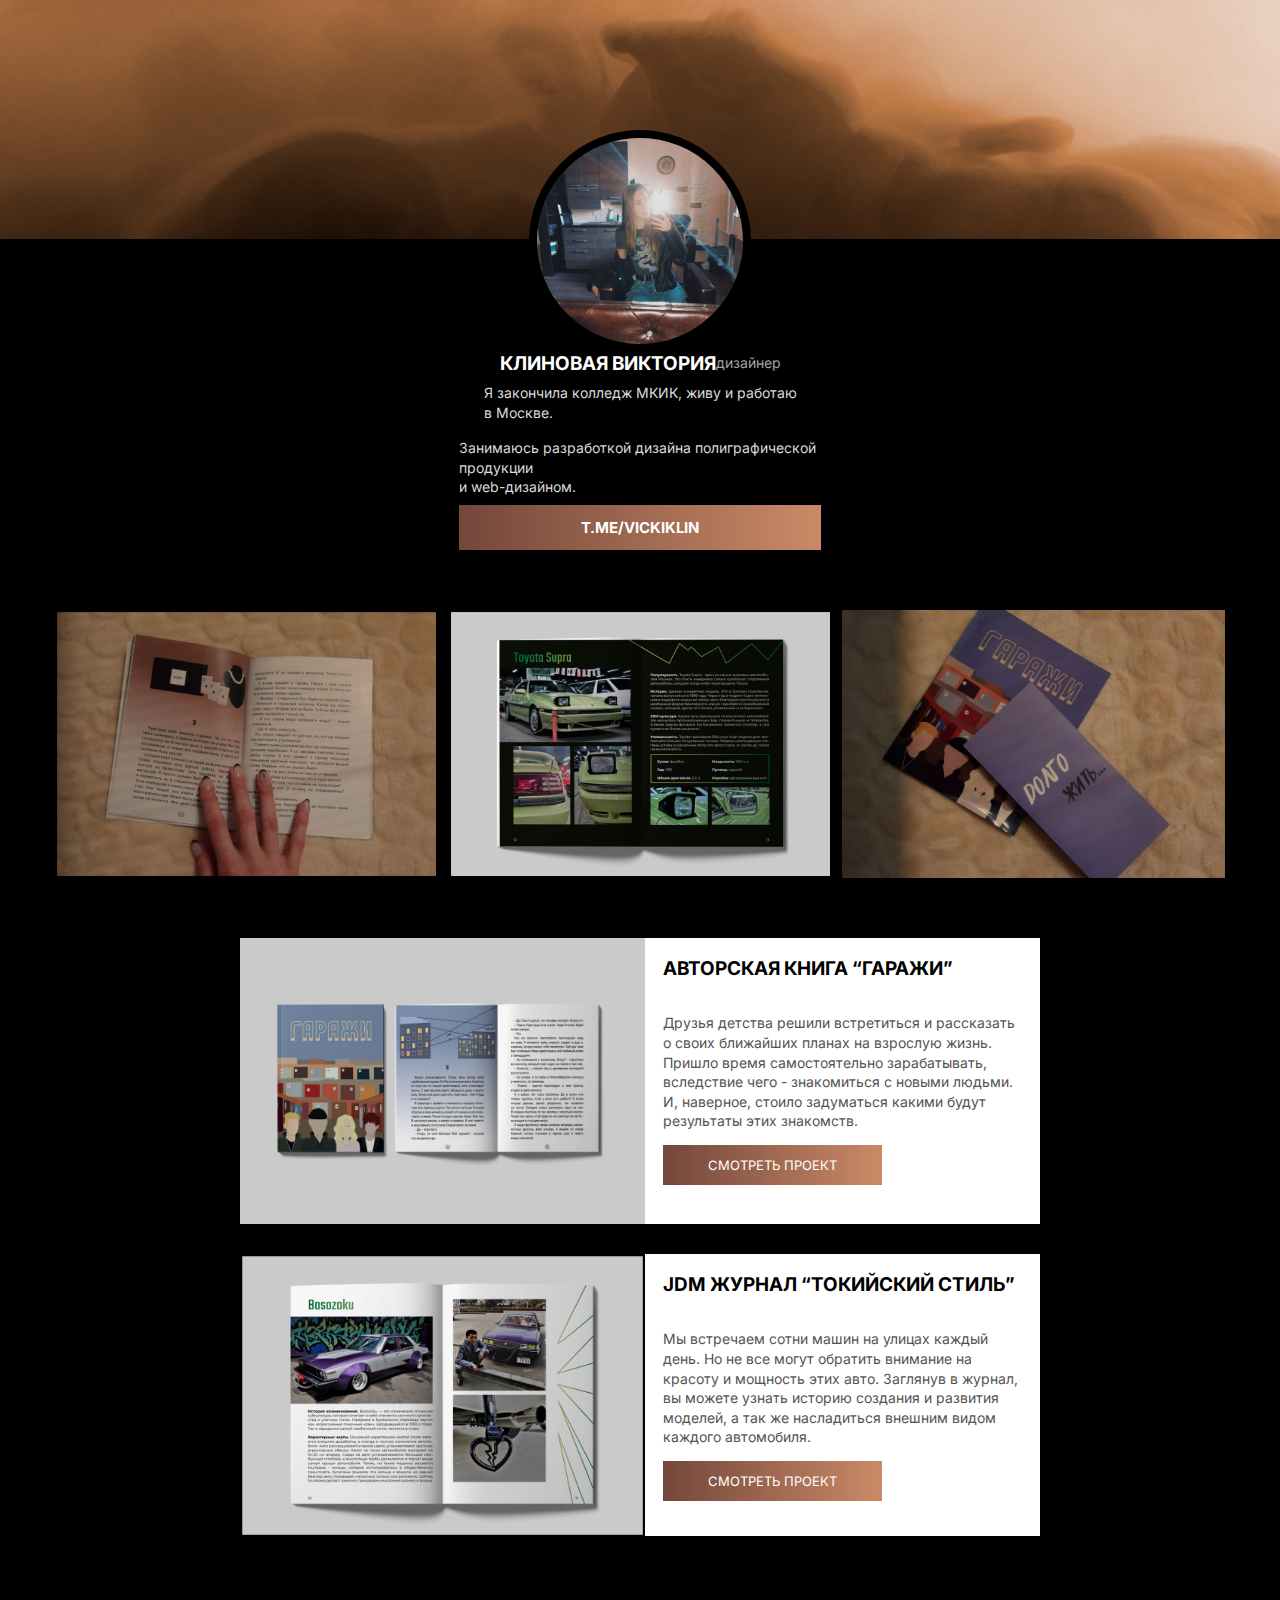
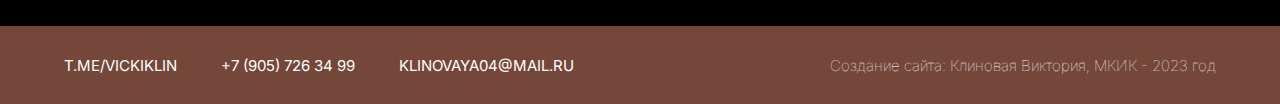
<file: index.html>
<!doctype html>
<!-- GetHab -->
<html lang="ru">
<head>
<title>Клиновая Виктория</title>
<link href="style.css" type="text/css"  rel="stylesheet">
<meta charset="utf-8">
<link rel="shortcut icon" type="image/x-icon" href="images/favicon.ico">
<link rel="preconnect" href="https://fonts.googleapis.com">
<link rel="preconnect" href="https://fonts.gstatic.com" crossorigin>
<link href="https://fonts.googleapis.com/css2?family=Inter:wght@100;200;300;400;500;600;700;800;900&display=swap" rel="stylesheet">
</head>
<body>
<header>
<section class="profile">
<img src="images/i.jpg">
<h1>Клиновая Виктория</h1>
<h2>Дизайнер</h2>
<p>Я закончила колледж МКИК, живу и работаю<br> в Москве.</p>
<p>Занимаюсь разработкой дизайна полиграфической продукции<br> и web-дизайном.</p>
<a href="https://t.me/vickiklin">t.me/vickiklin</a>
</section>
</header>
<main>
<section class="ills">
<img src="images/page 3.jpg">
<img src="images/supra.jpg">
<img src="images/artbook.jpg">
</section>
<section class="portfolio">
<article id="card_2">
<img src="images/garaji.jpg" >
<h3>Авторская книга “Гаражи”</h3>
<p>Друзья детства решили встретиться и рассказать<br> о своих ближайших планах на взрослую жизнь. 
Пришло время самостоятельно зарабатывать, вследствие чего - знакомиться с новыми людьми. 
И, наверное, стоило задуматься какими будут результаты этих знакомств.</p>
<a href="2.html">Смотреть проект</a>
</article>
<article id="card_1">
<img src="images/boso.jpg">
<h3>JDM журнал “Токийский стиль”</h3>
<p>Мы встречаем сотни машин на улицах каждый день. Но не все могут обратить внимание на красоту и мощность этих авто.
Заглянув в журнал, вы можете узнать историю создания и развития моделей, а так же насладиться внешним видом каждого автомобиля.</p>
<a href="3.html">Смотреть проект</a>
</article>
</section>
</main>
<footer>
<div class="contacts">
<a href="https://t.me/vickiklin">t.me/vickiklin</a>
<a href="tel:79057263499"> +7 (905) 726 34 99</a>
<a href="mailto:klinovaya04@mail.ru">klinovaya04@mail.ru</a>
</div>
<div class="copyright">
Создание сайта: Клиновая Виктория, МКИК - 2023 год
</div>
</footer>
</body>
</html>
</file>
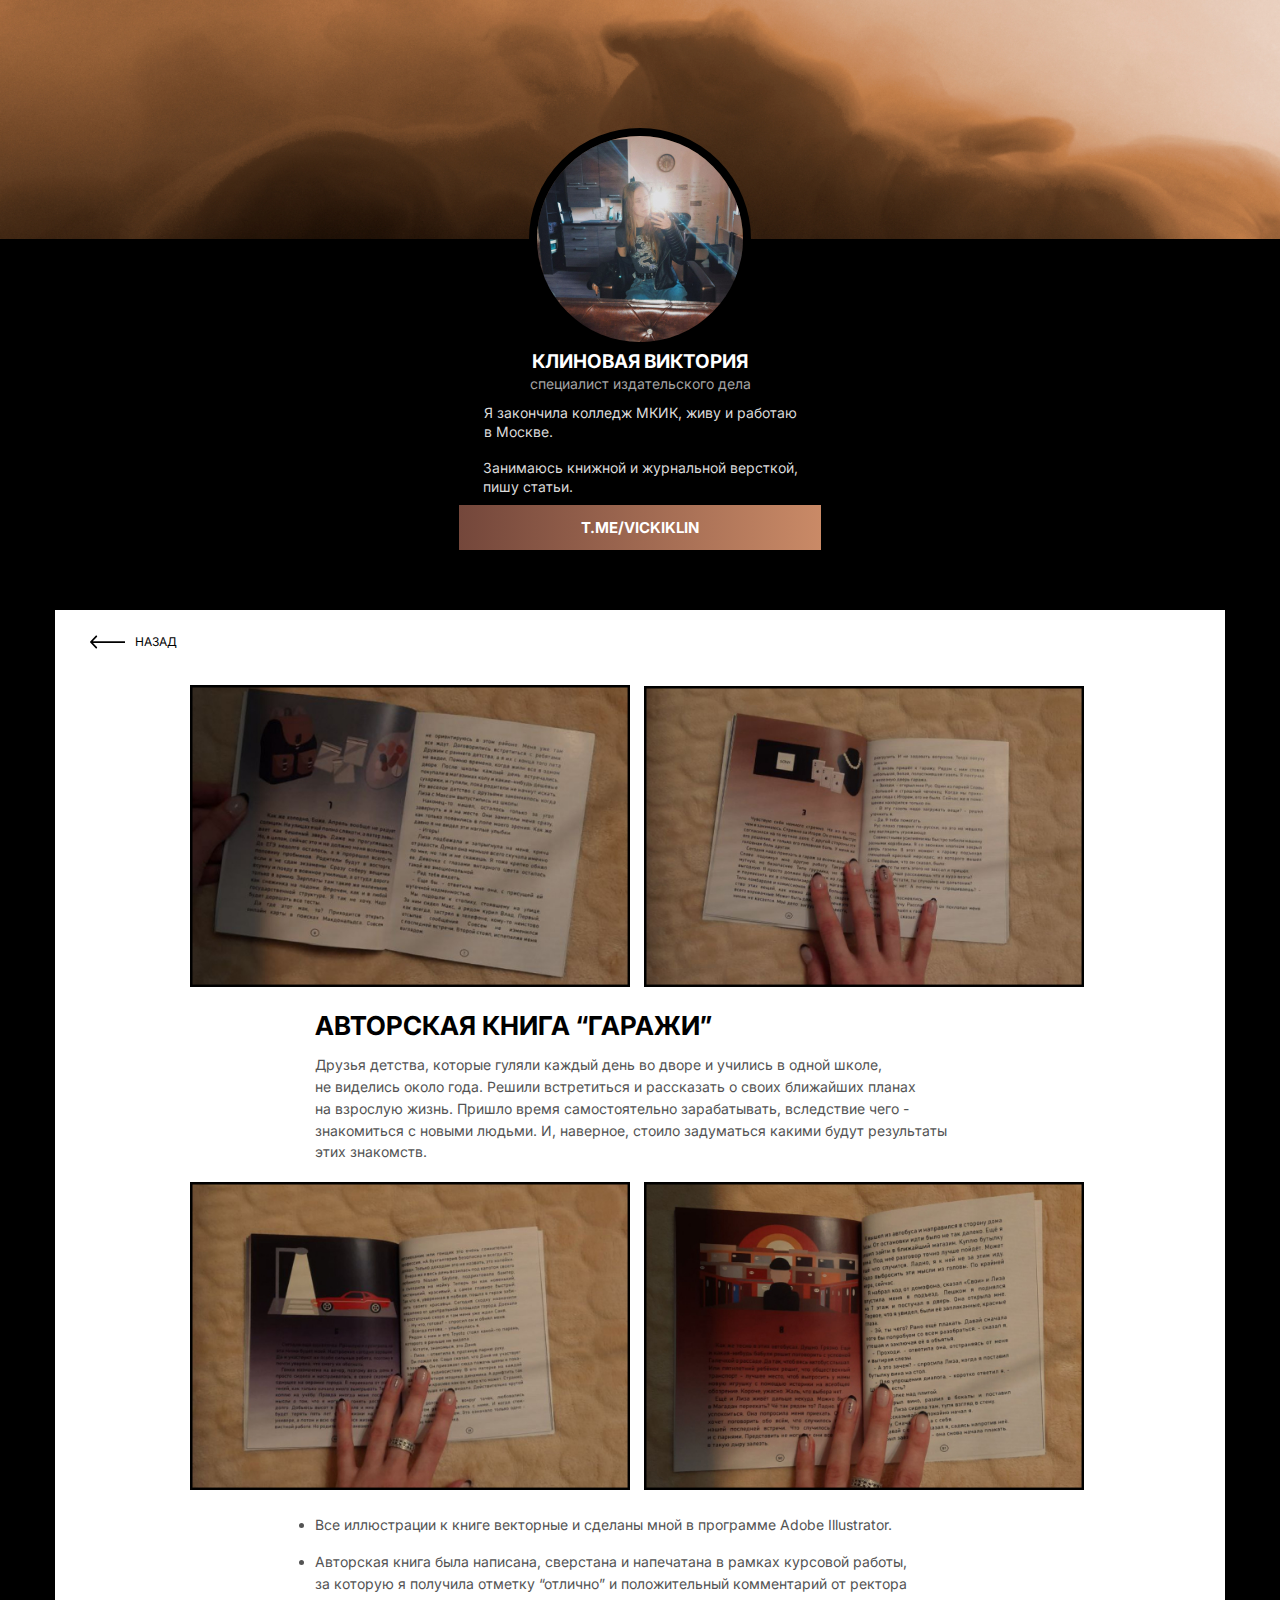
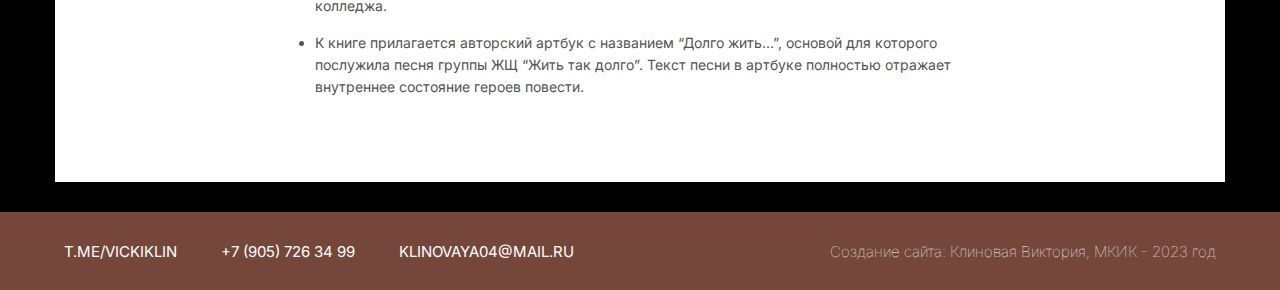
<file: 2.html>
<!doctype html>
<html lang="ru">
<head>
<title>Авторская книга “Гаражи”</title>
<link href="style.css" type="text/css"  rel="stylesheet">
<meta charset="utf-8">
<link rel="shortcut icon" type="image/x-icon" href="images/favicon.ico">
<link rel="preconnect" href="https://fonts.googleapis.com">
<link rel="preconnect" href="https://fonts.gstatic.com" crossorigin>
<link href="https://fonts.googleapis.com/css2?family=Inter:wght@100;200;300;400;500;600;700;800;900&display=swap" rel="stylesheet">
</head>
<body>
<header>
<section class="profile"> 
<img src="images/i.jpg">
<h1>Клиновая Виктория</h1>
<h2>Специалист издательского дела</h2>
<p>Я закончила колледж МКИК, живу и работаю<br> в Москве.</p>
<p>Занимаюсь книжной и журнальной версткой,<br> пишу статьи.</p>
<a href="https://t.me/vickiklin">t.me/vickiklin</a>
</section>
</header>
<main class="read">
<a href="index.html" class="back"><img src="images/arrow.svg"> назад</a>

<img src="images/page 1.jpg">
<img src="images/page 3.jpg">
<h1>Авторская книга “Гаражи”</h1>

<p>
Друзья детства, которые гуляли каждый день во дворе и учились в одной школе,<br> не виделись около года. 
Решили встретиться и рассказать о своих ближайших планах<br> на взрослую жизнь. Пришло время самостоятельно зарабатывать, 
вследствие чего - знакомиться с новыми людьми. И, наверное, стоило задуматься какими будут результаты этих знакомств.
</p>

<img src="images/page 5.jpg">
<img src="images/page 8.jpg">

<ul>

<li>Все иллюстрации к книге векторные и сделаны мной в программе Adobe Illustrator.</li>

<li>Авторская книга была написана, сверстана и напечатана в рамках курсовой работы,<br> за которую я получила отметку “отлично” и положительный комментарий от ректора колледжа.</li>

<li>К книге прилагается авторский артбук с названием “Долго жить...”, основой для которого послужила песня группы ЖЩ “Жить так долго”. Текст песни в артбуке полностью отражает внутреннее состояние героев повести.</li>


</main>
<footer>
<div class="contacts">
<a href="https://t.me/vickiklin">t.me/vickiklin</a>
<a href="tel:79057263499"> +7 (905) 726 34 99</a>
<a href="mailto:klinovaya04@mail.ru">klinovaya04@mail.ru</a>
</div>
<div class="copyright">
Создание сайта: Клиновая Виктория, МКИК - 2023 год
</div>
</footer>
</body>
</html>
</file>
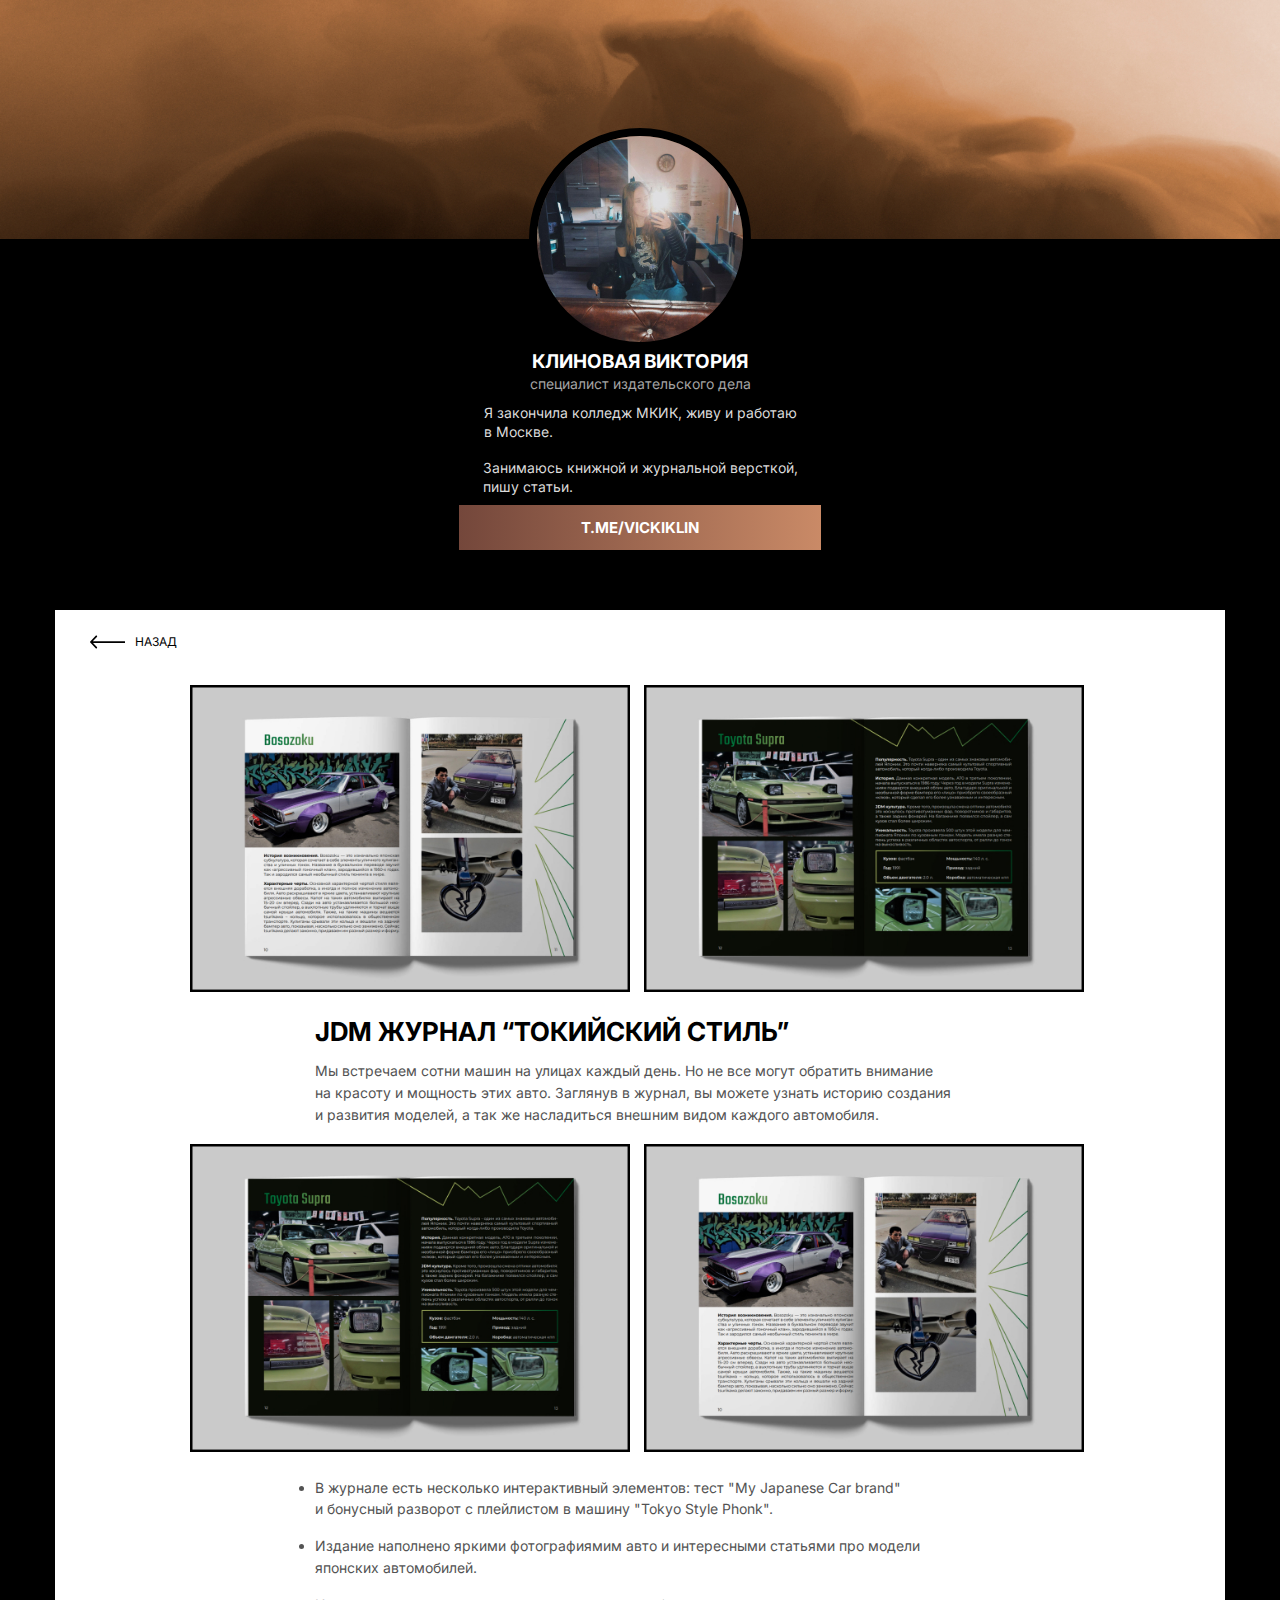
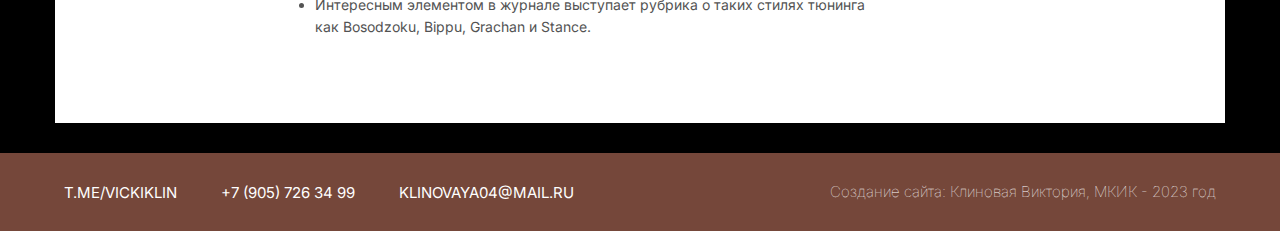
<file: 3.html>
<!doctype html>
<html lang="ru">
<head>
<title>JDM журнал “Токийский стиль”</title>
<link href="style.css" type="text/css"  rel="stylesheet">
<meta charset="utf-8">
<link rel="shortcut icon" type="image/x-icon" href="images/favicon.ico">
<link rel="preconnect" href="https://fonts.googleapis.com">
<link rel="preconnect" href="https://fonts.gstatic.com" crossorigin>
<link href="https://fonts.googleapis.com/css2?family=Inter:wght@100;200;300;400;500;600;700;800;900&display=swap" rel="stylesheet">
</head>
<body>
<header>
<section class="profile"> 
<img src="images/i.jpg">
<h1>Клиновая Виктория</h1>
<h2>Специалист издательского дела</h2>
<p>Я закончила колледж МКИК, живу и работаю<br> в Москве.</p>
<p>Занимаюсь книжной и журнальной версткой,<br> пишу статьи.</p>
<a href="https://t.me/vickiklin">t.me/vickiklin</a>
</section>
</header>
<main class="read">
<a href="index.html" class="back"><img src="images/arrow.svg"> назад</a>

<img src="images/boso.jpg">
<img src="images/supra.jpg">
<h1>JDM журнал “Токийский стиль”</h1>

<p>
Мы встречаем сотни машин на улицах каждый день. Но не все могут обратить внимание<br> на красоту и мощность этих авто.
Заглянув в журнал, вы можете узнать историю создания<br> и развития моделей, а так же насладиться внешним видом каждого автомобиля.
</p>

<img src="images/supra.jpg">
<img src="images/boso.jpg">

<ul>

<li>В журнале есть несколько интерактивный элементов: тест "My Japanese Car brand"<br> и бонусный разворот с плейлистом в машину "Tokyo Style Phonk".</li>

<li>Издание наполнено яркими фотографиямим авто и интересными статьями про модели японских автомобилей.</li>

<li>Интересным элементом в журнале выступает рубрика о таких стилях тюнинга<br> как Bosodzoku, Bippu, Grachan и Stance.</li>

</main>
<footer>
<div class="contacts">
<a href="https://t.me/vickiklin">t.me/vickiklin</a>
<a href="tel:79057263499"> +7 (905) 726 34 99</a>
<a href="mailto:klinovaya04@mail.ru">klinovaya04@mail.ru</a>
</div>
<div class="copyright">
Создание сайта: Клиновая Виктория, МКИК - 2023 год
</div>
</footer>
</body>
</html>
</file>
<file: style.css>
body {
    margin: 0;
    font-family: 'Inter', sans-serif;
	background-color: black;
}

header {
    width: 100%;
    height: 550px;
    background: url(images/fon1.jpg);
    background-size: 100% 239px;
    background-repeat: no-repeat;
    display: flex;
    justify-content: center;
    align-items: flex-end;
    margin-bottom: 60px;
}
.profile {
    width: 362px;
    display: flex;
    align-content: flex-start;
    justify-content: center;
    flex-wrap: wrap;
}

.profile img {
    display: block;
    margin: 0 50px;
    border-radius: 50%;
    border: 8px solid black;
}

.profile h1 {
    margin: 0;
font-weight: 700;
font-size: 19px;
line-height: 23px;
text-transform: uppercase;
color: white;
}

.profile h2 {
margin: 0;
font-weight: 400;
font-size: 14px;
line-height: 154.02%;
text-transform: lowercase;
color: #A4A4A4;
}

.profile p {
font-weight: 400;
font-size: 14px;
line-height: 140.52%;
color: #dbdbdb;
margin: 8px 0;
}

.profile a {
    width: 362px;
    height: 45px;
    background: linear-gradient(90deg, #74473B 0%, #D08F6A 107.46%);
    border-radius: 0px;
    display: flex;
    justify-content: center;
    align-items: center;
    font-weight: 700;
    font-size: 15px;
    text-transform: uppercase;
    color: #FFFFFF;
    text-decoration: none;
}

.profile a:hover {
    background: linear-gradient(0deg, #D08F6A 0%, #74473B 107.46%);
}

main {
    width: 1170px;
    margin: 0 auto;
}

.ills {
    display: flex;
    justify-content: space-between;
    flex-wrap: nowrap;
        margin-bottom: 60px;
}

.ills img {
    width: 383px;
    border-radius: 0 px;
}
 
.portfolio {
    /* visibility: visible; */
    display: flex;
    flex-direction: column;
    align-items: center;
        margin-bottom: 60px;
}

.portfolio article {
    /* visibility: visible; */
    width: 800px;
    display: flex;
    flex-direction: column;
    height: 286px;
    flex-wrap: wrap;
    margin-bottom: 30px;
    background: #FFFFFF;
    padding: 0px;
    box-sizing: border-box;
}

.portfolio article img {
    width: 405px;
    display: block;
    margin-right: 0px;
}

.portfolio article h3 {
    width: 360px;
    font-weight: 700;
    font-size: 19px;
    line-height: 23px;
    text-transform: uppercase;
}

.portfolio article p {
    font-weight: 400;
    font-size: 14px;
    line-height: 140.52%;
    width: 360px;
    color: #535353;
}

.portfolio article a {
    background: linear-gradient(90deg, #74473B 0%, #D08F6A 107.46%);
    border-radius: 0px;
    display: flex;
    width: 219px;
    height: 40px;
    text-transform: uppercase;
    color: #FFFFFF;
    text-decoration: none;
    align-items: center;
    font-size: 13px;
    justify-content: center;
}

.portfolio article a:hover {
    background: linear-gradient(0deg, #D08F6A 0%, #74473B 107.46%);
}

footer {
    background: url(images/footer1.jpg);
    width: 100%;
    height: 78px;
    padding: 0 5vw;
    display: flex;
    justify-content: space-between;
    box-sizing: border-box;
    align-items: center;
}

.contacts a {
    text-transform: uppercase;
    color: #FFFFFF;
    text-decoration: none;
    font-size: 15px;
    margin-right: 40px;
}

.contacts a:hover {
    color: #000000;
}

.copyright {
    font-size: 15px;
    color: #FFFFFF;
    font-weight: 100;
}

/* ВНУТРЕННЯЯ СТРАНИЦА */

.read {
    background: #FFFFFF;
    margin-bottom: 30px;
    padding: 70px 130px;
    box-sizing: border-box;
    font-weight: 0px;
    font-size: 14px;
    line-height: 156.02%;
    color: #535353;
    position: relative;
}


.read img {
    width: 440px;
    border-radius: 0px;
    margin: 5px;
}

.read h1 {
    text-transform: uppercase;
    color: #000000;
    font-weight: 700;
    font-size: 26px;
}

.read h1, .read p, .read ul {
    padding: 0 130px;
}

.read ul li {
    margin-bottom: 15px;
}

.back {
    position: absolute;
    left: 30px;
    top: 20px;
    display: flex;
    text-transform: uppercase;
    text-decoration: none;
    color: #000000;
    align-items: center;
    font-weight: 100%;
    font-size: 12px;
}

.back img {
    width: 35px;
    margin-right: 10px;
}

.back:hover {
opacity: 0.3;
}

#card_1 {
	    height: 282px;
}
</file>
